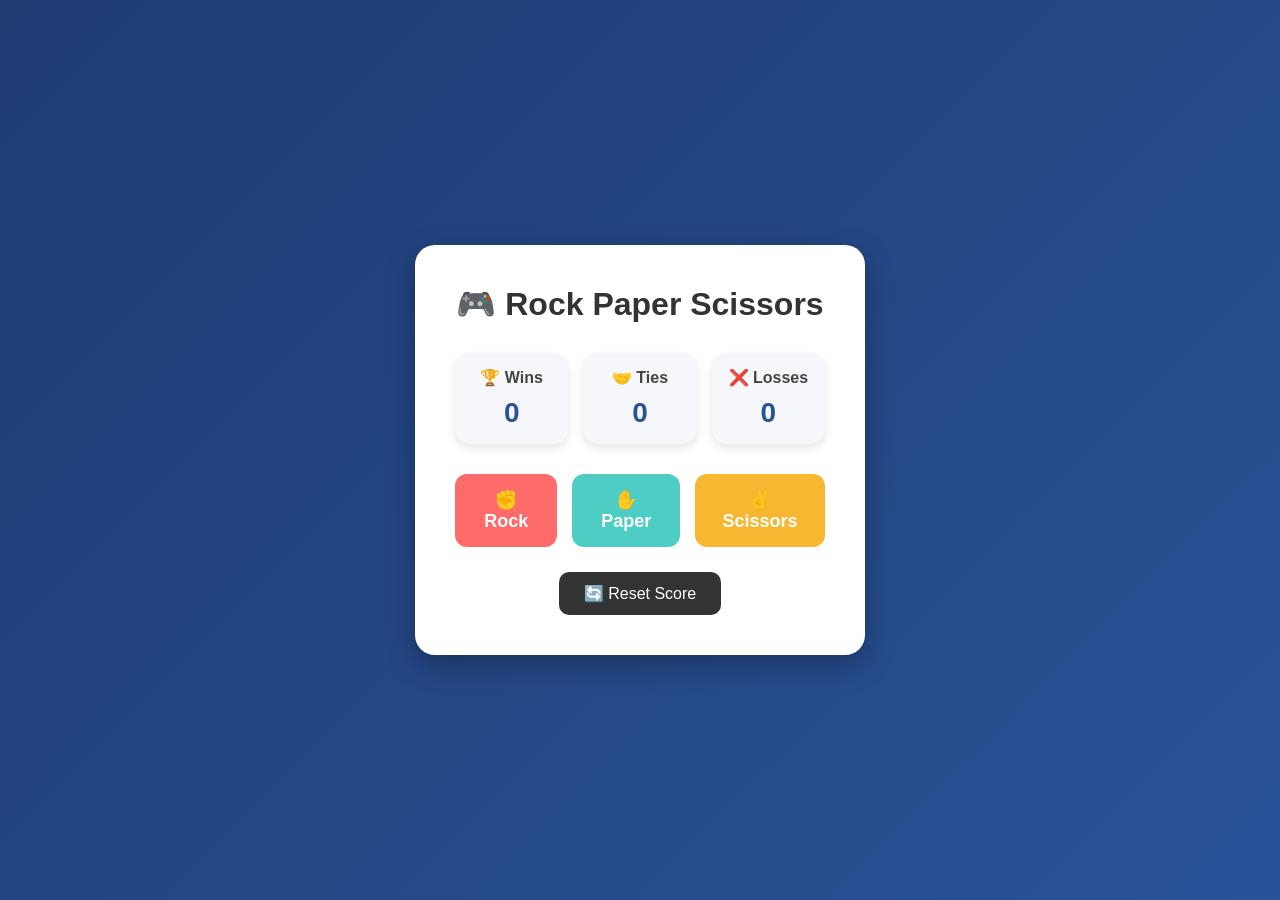
<file: index.html>
<!doctype html>
<html lang="en">
  <head>
    <meta charset="UTF-8" />
    <meta name="viewport" content="width=device-width, initial-scale=1.0" />
    <title>Document</title>
    <link rel="stylesheet" href="home.css" />
  </head>
  <body>
    <div class="game-container">
      <h1>🎮 Rock Paper Scissors</h1>
      <div id="rm">
        <h5 id="result-message"></h5>
      </div>
      
      <!-- Score Board -->
      <div class="score-board">
        <div class="score-box">
          <h3>🏆 Wins</h3>
          <p id="win-score">0</p>
        </div>

        <div class="score-box">
          <h3>🤝 Ties</h3>
          <p id="tie-score">0</p>
        </div>

        <div class="score-box">
          <h3>❌ Losses</h3>
          <p id="lose-score">0</p>
        </div>
      </div>

      <div class="buttons">
        <button class="btn rock" onclick="resulting('Rock')">✊ Rock</button>
        <button class="btn paper" onclick="resulting('Paper')">✋ Paper</button>
        <button class="btn scissors" onclick="resulting('Scissors')">
          ✌️ Scissors
        </button>
      </div>

      <button class="reset-btn" onclick="reset()">🔄 Reset Score</button>
    </div>
    <script src="home.js"></script>
  </body>
</html>
</file>
<file: home.css>
* {
  margin: 0;
  padding: 0;
  box-sizing: border-box;
}

body {
  font-family: Arial, sans-serif;
  background: linear-gradient(135deg, #1e3c72, #2a5298);
  height: 100vh;
  display: flex;
  justify-content: center;
  align-items: center;
}

.rm {
  margin: 10px;
  padding: 5px;
}

.game-container {
  background: white;
  padding: 40px;
  border-radius: 20px;
  text-align: center;
  box-shadow: 0 10px 30px rgba(0, 0, 0, 0.3);
  width: 450px;
}

h1 {
  color: #333;
  margin-bottom: 30px;
}

.buttons {
  display: flex;
  justify-content: center;
  gap: 15px;
  margin-bottom: 25px;
}

.btn {
  padding: 15px 20px;
  border: none;
  border-radius: 12px;
  font-size: 18px;
  font-weight: bold;
  cursor: pointer;
  transition: 0.3s;
}

.rock {
  background-color: #ff6b6b;
  color: white;
}

.paper {
  background-color: #4ecdc4;
  color: white;
}

.scissors {
  background-color: #f7b731;
  color: white;
}

.btn:hover {
  transform: translateY(-5px);
  box-shadow: 0 5px 15px rgba(0, 0, 0, 0.2);
}

.reset-btn {
  background: #333;
  color: white;
  border: none;
  padding: 12px 25px;
  border-radius: 10px;
  font-size: 16px;
  cursor: pointer;
  transition: 0.3s;
}

.reset-btn:hover {
  background: #000;
}
.score-board {
  display: flex;
  justify-content: space-between;
  gap: 15px;
  margin-bottom: 30px;
}

.score-box {
  flex: 1;
  background: #f5f7fa;
  border-radius: 15px;
  padding: 15px;
  box-shadow: 0 4px 10px rgba(0, 0, 0, 0.1);
}

.score-box h3 {
  font-size: 16px;
  color: #444;
  margin-bottom: 10px;
}

.score-box p {
  font-size: 28px;
  font-weight: bold;
  color: #2a5298;
}
</file>
